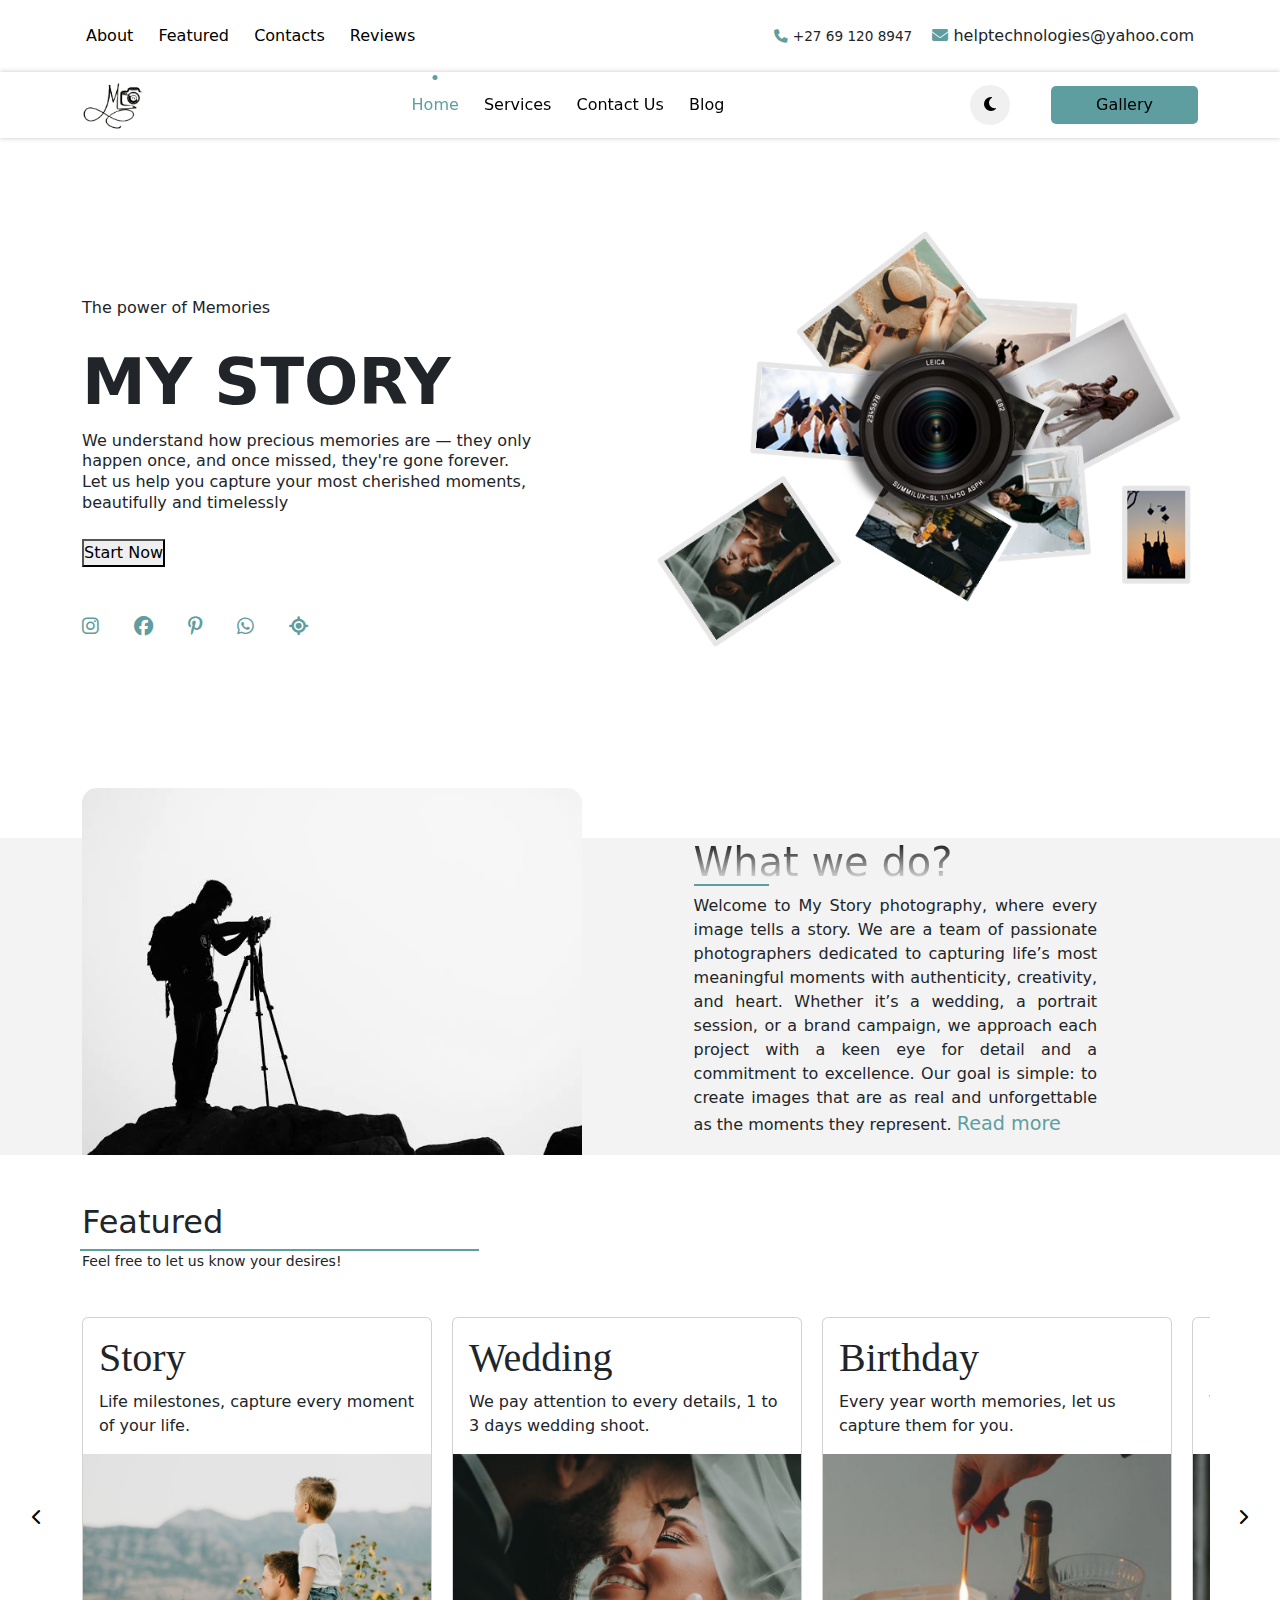
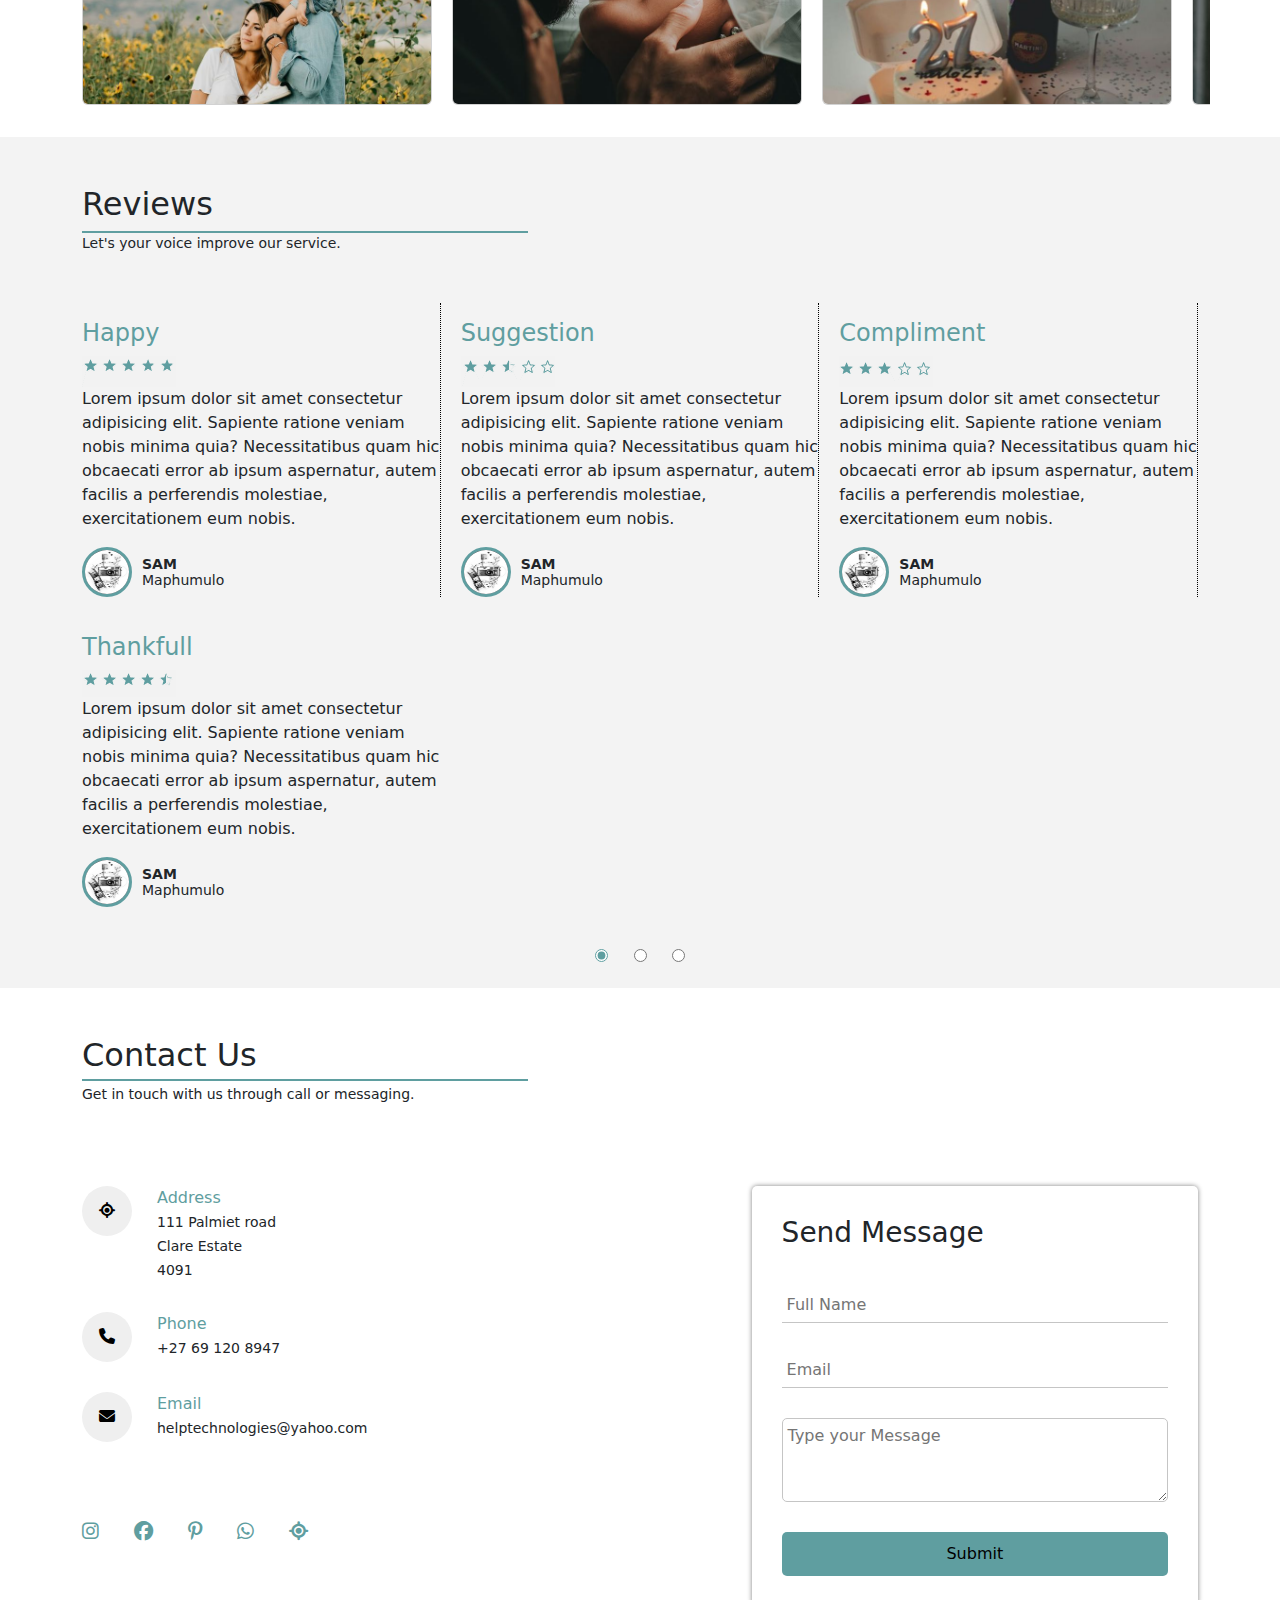
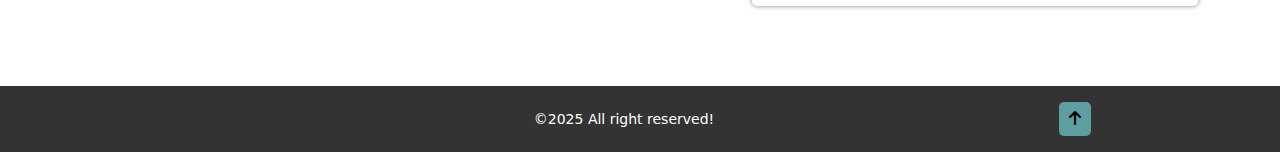
<file: index.html>
<!DOCTYPE html>
<html lang="en">
<head>
    <meta charset="UTF-8">
    <meta name="viewport" content="width=device-width, initial-scale=1.0">
    <title>My Story</title>
    <link rel="stylesheet" href="Styles/Style.css">
    <script src="Scripts/main.js" defer></script>
</head>
<body>

    <div class="Loading">
        <span></span>
    </div>

    <div class="navbar navbar-expand top-nav">
        <div class="container p-3">
            <div class="links">
                <a href="#About">About</a>
                <a href="#Featured">Featured</a>
                <a href="#Contacts">Contacts</a>
                <a href="#Reviews">Reviews</a>
            </div>
    
            <div class="contact">
                <span><i class="fa-solid fa-phone"></i> +27 69 120 8947</span>
                <span><i class="fa-solid fa-envelope"></i> helptechnologies@yahoo.com</span>
            </div>
        </div>
    </div>
    <header class="navbar navbar-expand-md">
        <div class="container">
            <i class="fa fa-bars"></i>
            <div>
                <img src="Images/IMG_7652.JPG" alt="">
            </div> 
            <nav>
                <a href="#" class="Active">Home</a>
                <a href="Pages/Services.html">Services</a>
                <a href="#">Contact Us</a>
                <a href="#">Blog</a>
            </nav>
            <div>
                <button class="mode">
                    <i class="fa-solid fa-moon"></i>
                </button>
               <a href="Pages/Gallery.html">
                    <button class="button">Gallery</button>
               </a>
            </div>  
        </div>
    </header>

    <!-- --------------------------------------------------------------------- -->
    <div class="mobile-nav">
        <nav>
            <a href="index.html" class="Active">Home</a>
            <a href="Pages/Services.html">Services</a>
            <a href="#">Contact Us</a>
            <a href="#">Blog</a>
            <a href="Pages/Gallery.html">Gallery</a>
        </nav>

        <div class="icons">
            <i class="fa-brands fa-instagram"></i>
            <i class="fa-brands fa-facebook"></i>
            <i class="fa-brands fa-pinterest-p"></i>
            <i class="fa-brands fa-whatsapp"></i>
            <i class="fa-solid fa-location-crosshairs"></i>
        </div>
    </div>
<!-- --------------------------------------------------------------------- -->

    <main>
        <div class="container">
            <div class="content">
                <p class="slogan">The power of Memories</p>
                <h1>My Story</h1>
                <p>We understand how precious memories are — they only happen once, and once missed, they're gone forever. Let us help you capture your most cherished moments, beautifully and timelessly</p>
    
                <a href="Pages/Book.html"><button>Start Now</button></a>
    
                <div class="icons">
                    <i class="fa-brands fa-instagram"></i>
                    <i class="fa-brands fa-facebook"></i>
                    <i class="fa-brands fa-pinterest-p"></i>
                    <i class="fa-brands fa-whatsapp"></i>
                    <i class="fa-solid fa-location-crosshairs"></i>
                </div>
            </div>
        
        
            <div class="graphic">
                <img src="Images/graphics.png" alt=""> 
            </div>
        </div>
    </main>

    <section class="section-one" id="About">
        <div class="container">
            <img src="Images/IMG_7520.JPG" alt="">
            <div class="content">
                <h1>What we do?</h1>
                <p>Welcome to My Story photography, where every image tells a story. We are a team of passionate photographers dedicated to capturing life’s most meaningful moments with authenticity, creativity, and heart. Whether it’s a wedding, a portrait session, or a brand campaign, we approach each project with a keen eye for detail and a commitment to excellence.
                   Our goal is simple: to create images that are as real and unforgettable as the moments they represent. <span>Read more</span></p>
            </div>
            <div class="mobile-content">
                <div class="option">
                    <input type="checkbox" id="check">
                    <label for="check">What we do?</label>
                    <div class="content">
                        <p>Welcome to My Story photography, where every image tells a story. We are a team of passionate photographers dedicated to capturing life’s most meaningful moments with authenticity, creativity, and heart. Whether it’s a wedding, a portrait session, or a brand campaign, we approach each project with a keen eye for detail and a commitment to excellence.
                   Our goal is simple: to create images that are as real and unforgettable as the moments they represent. <span>Read more</span></p>
                    </div>
                </div>
            </div>
        </div>
    </section>

    <div class="portfolio container pt-5 pb-4"  id="Featured">
        <h2>Featured</h2>
        <small>Feel free to let us know your desires!</small>
    </div>

    <div class="scroll-bar">
        <i class="fa-solid fa-chevron-right" onclick="scrollL()"></i>
        <i class="fa-solid fa-chevron-left" onclick="scrollR()"></i>
        <section class="container" id="card-slider">
            <div class="card">
                <div class="card-body">
                    <h1 class="card-title">Story</h1>
                    Life milestones, capture every moment of your life.
                </div>
                <div style="overflow: hidden;">
                    <img class="card-img-bottom" src="Images/11.jpg" height="250px">
                </div>
            </div>
    
            <div class="card">
                <div class="card-body">
                    <h1 class="card-title">Wedding</h1>
                    We pay attention to every details, 1 to 3 days wedding shoot.
                </div>
                <div style="overflow: hidden;">
                    <img class="card-img-bottom" src="Images/14.jpg" height="250px">
                </div>
            </div>
    
            <div class="card">
                <div class="card-body">
                    <h1 class="card-title">Birthday</h1>
                    Every year worth memories, let us capture them for you.
                </div>
                <div style="overflow: hidden;">
                    <img class="card-img-bottom" src="Images/2.jpg" height="250px">
                </div>
            </div>
    
            <div class="card">
                <div class="card-body">
                    <h1 class="card-title">Graduation</h1>
                    We care about your progression. take up to 50 photos.
                </div>
                <div style="overflow: hidden;">
                    <img class="card-img-bottom" src="Images/4.jpg" height="250px">
                </div>
            </div>
        </section>
    </div>

    <section class="Reviews pt-5 pb-5" id="Reviews">
        <div class="container">
            <div class="header">
                <h2>Reviews</h2>
                <small>Let's your voice improve our service.</small>
            </div>
            
            <div class="content mt-5">
                <div class="box">
                    <h4 class="mt-3">Happy</h4>
                    <img src="Images/5-star.png" alt="">
                    <p>Lorem ipsum dolor sit amet consectetur adipisicing elit. Sapiente ratione veniam nobis minima quia? Necessitatibus quam hic obcaecati error ab ipsum aspernatur, autem facilis a perferendis molestiae, exercitationem eum nobis.</p>

                    <div class="d-flex">
                        <img src="Images/IMG_7653.JPG">
                        <div class="text">
                            <small><b>SAM</b></small> <br>
                            <small>Maphumulo</small>
                        </div>
                    </div>
                </div>
                <div class="box">
                    <h4 class="mt-3">Suggestion</h4>
                    <img src="Images/2.5-star.png" alt="">
                    <p>Lorem ipsum dolor sit amet consectetur adipisicing elit. Sapiente ratione veniam nobis minima quia? Necessitatibus quam hic obcaecati error ab ipsum aspernatur, autem facilis a perferendis molestiae, exercitationem eum nobis.</p>

                    <div class="d-flex">
                        <img src="Images/IMG_7653.JPG">
                        <div class="text">
                            <small><b>SAM</b></small> <br>
                            <small>Maphumulo</small>
                        </div>
                    </div>
                </div>
                <div class="box">
                    <h4 class="mt-3">Compliment</h4>
                    <img src="Images/3-star.png" alt="">
                    <p>Lorem ipsum dolor sit amet consectetur adipisicing elit. Sapiente ratione veniam nobis minima quia? Necessitatibus quam hic obcaecati error ab ipsum aspernatur, autem facilis a perferendis molestiae, exercitationem eum nobis.</p>

                    <div class="d-flex">
                        <img src="Images/IMG_7653.JPG">
                        <div class="text">
                            <small><b>SAM</b></small> <br>
                            <small>Maphumulo</small>
                        </div>
                    </div>
                </div>
                <div class="box">
                    <h4 class="mt-3">Thankfull</h4>
                    <img src="Images/4.5-star.png" alt="">
                    <p>Lorem ipsum dolor sit amet consectetur adipisicing elit. Sapiente ratione veniam nobis minima quia? Necessitatibus quam hic obcaecati error ab ipsum aspernatur, autem facilis a perferendis molestiae, exercitationem eum nobis.</p>

                    <div class="d-flex">
                        <img src="Images/IMG_7653.JPG">
                        <div class="text">
                            <small><b>SAM</b></small> <br>
                            <small>Maphumulo</small>
                        </div>
                    </div>
                </div>
            </div>

            <div class="option-buttons">
                <div>
                    <input type="radio" name="radio" checked>
                    <input type="radio" name="radio">
                    <input type="radio" name="radio">
                </div>
            </div>
        </div>
    </section>

    <section class="contact-us" id="Contacts">
        <div class="container">
            <div class="header">
                <h2>Contact Us</h2>
                <small>Get in touch with us through call or messaging.</small>
            </div>
            
            <div class="contact">
                <div class="phone">
                    <div class="group">
                        <button><i class="fa-solid fa-location-crosshairs"></i></button>

                        <div>
                            <span>Address</span> <br>
                            <small>
                                111 Palmiet road <br>
                                Clare Estate <br>
                                4091
                            </small>
                        </div>
                    </div>

                    <div class="group">
                        <button><i class="fa-solid fa-phone"></i></i></button>

                        <div>
                            <span>Phone</span> <br>
                            <small>+27 69 120 8947</small>
                        </div>
                    </div>

                    <div class="group">
                        <button><i class="fa-solid fa-envelope"></i></button>

                        <div>
                            <span>Email</span> <br>
                            <small>helptechnologies@yahoo.com</small>
                        </div>
                    </div>

                    <div class="group">
                        <div class="icons">
                            <i class="fa-brands fa-instagram"></i>
                            <i class="fa-brands fa-facebook"></i>
                            <i class="fa-brands fa-pinterest-p"></i>
                            <i class="fa-brands fa-whatsapp"></i>
                            <i class="fa-solid fa-location-crosshairs"></i>
                        </div>
                    </div>
                </div>

                <form action="">
                    <h3>Send Message</h3>

                    <input type="text" name="First-name" placeholder="Full Name">
                    <input type="email" name="Email" placeholder="Email">
                    <textarea name="Message" placeholder="Type your Message" rows="3"></textarea>
                    <input type="submit">
                </form>
            </div>
        </div>
    </section>

    <footer class="p-3">
        <span></span>
        <small>&copy;2025 All right reserved!</small>
        <a href="#"><button><i class="fa fa-arrow-up"></i></button></a>
    </footer>
</body>
</html>
</file>
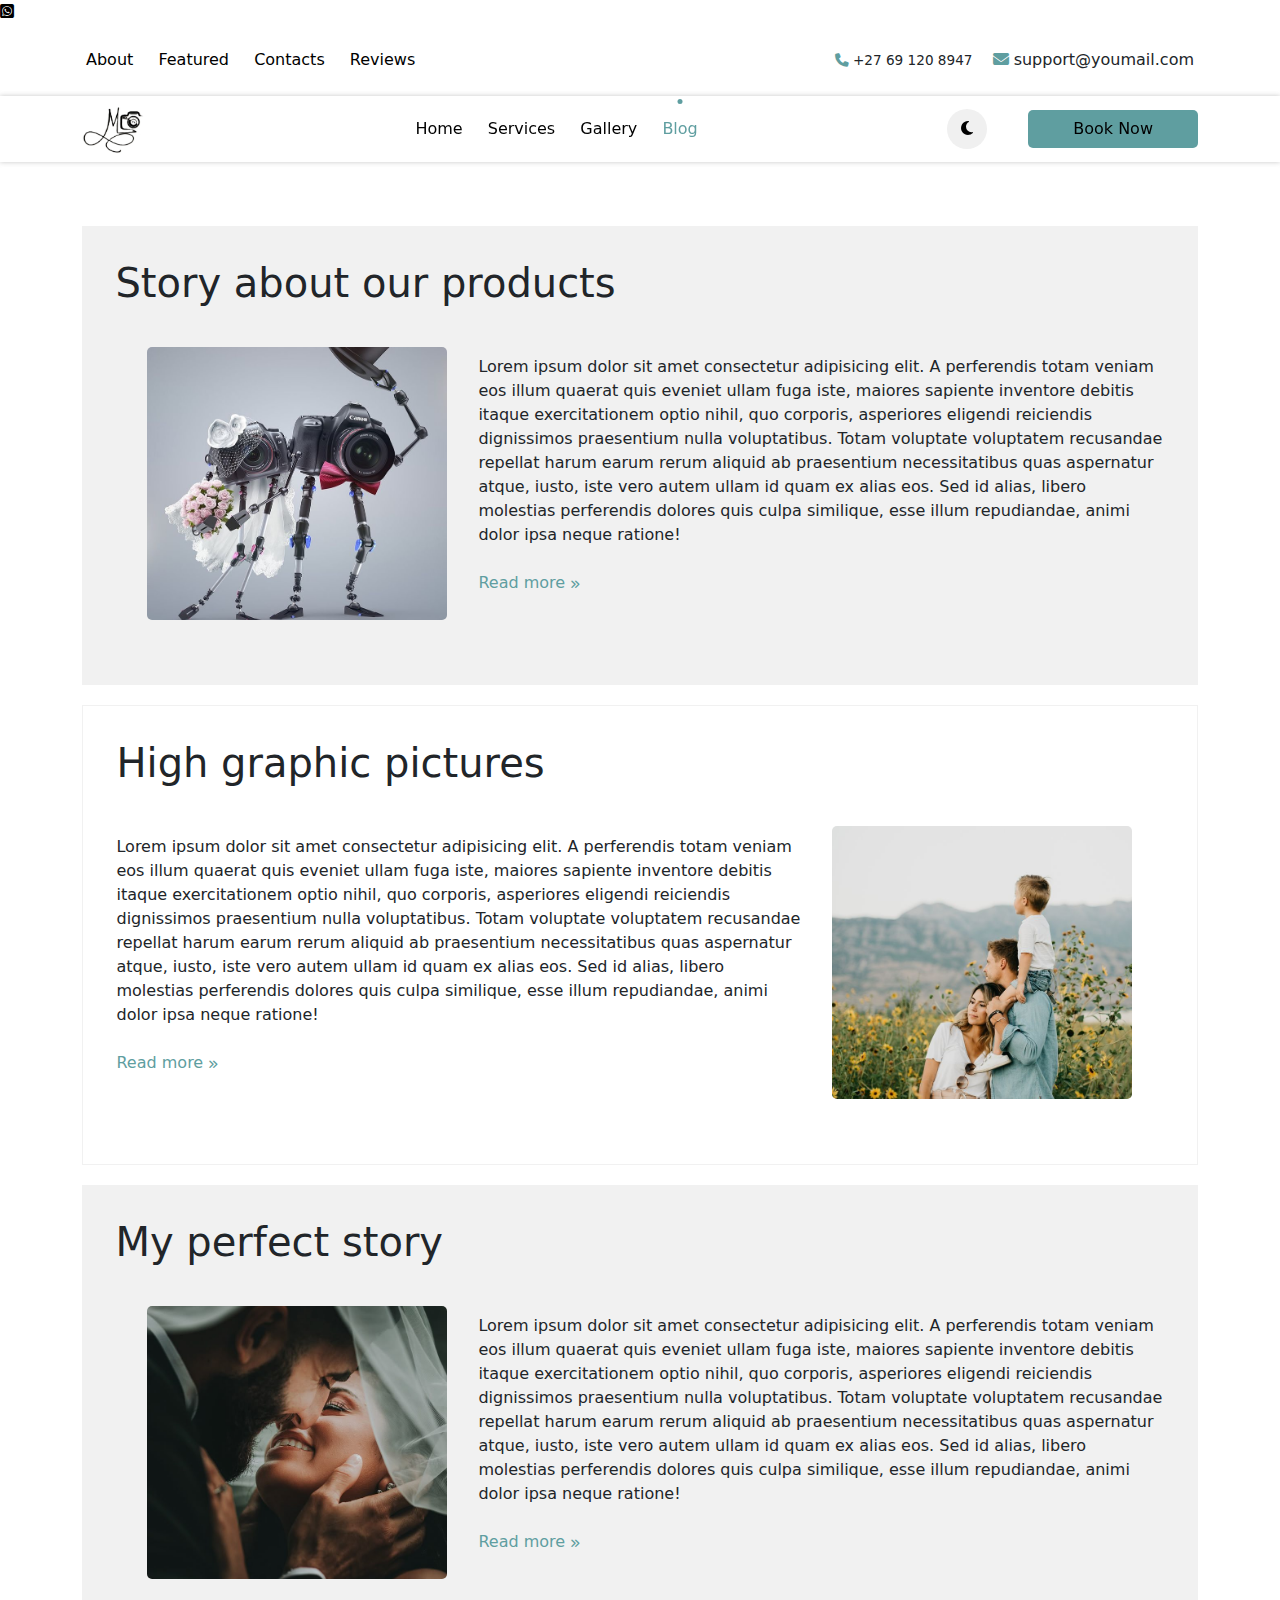
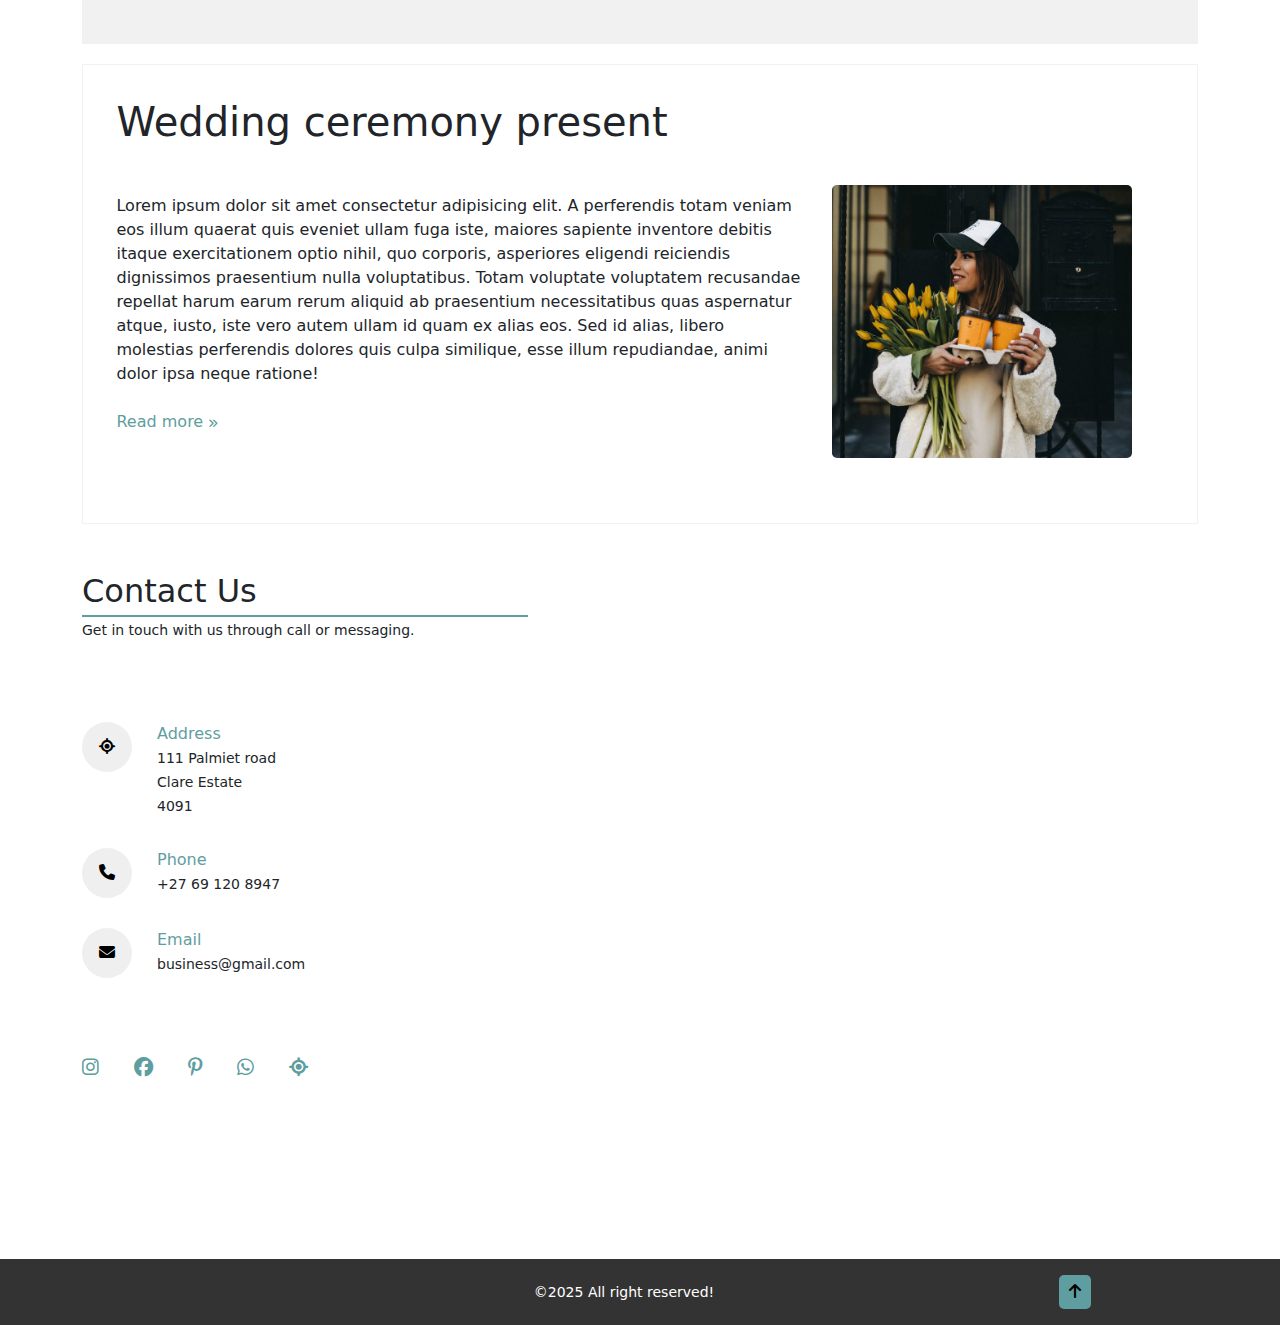
<file: Pages/blog.html>
<!DOCTYPE html>
<html lang="en">
<head>
    <meta charset="UTF-8">
    <meta name="viewport" content="width=device-width, initial-scale=1.0">
    <title>Blog</title>
    <link rel="stylesheet" href="../Styles/Style.css">
    <script src="../Scripts/main.js" defer></script>

    <style>
        .blog-content{
            display: flex;
            justify-content: space-around;
            align-items: center;
        }
        .blog-post img{
            width: 300px;
            aspect-ratio: 1.1;
            object-fit: cover;
            border-radius: 5px;
            margin: 3%;
        }

        .container.blog{
            display: grid;
            row-gap: 20px;
            margin-top: 5%;
        }

        .blog-post{
            padding: 3%;
        }

        .blog-content span{
            color: var(--Accent);
            cursor: pointer;
        }

        .blog-content i{
            color: var(--Accent);
            font-size: x-small;
        }
    </style>
</head>
<body>

     <a href="https://wa.me/+27691208947">
        <i id="whatsapp" class="fa-brands fa-square-whatsapp"></i>
    </a>

    <div class="Loading">
        <span></span>
    </div>

    <div class="navbar navbar-expand top-nav">
        <div class="container p-3">
            <div class="links">
                <a href="#About">About</a>
                <a href="#Featured">Featured</a>
                <a href="#Contacts">Contacts</a>
                <a href="#Reviews">Reviews</a>
            </div>
    
            <div class="contact">
                <span><i class="fa-solid fa-phone"></i> +27 69 120 8947</span>
                <span><i class="fa-solid fa-envelope"></i> support@youmail.com</span>
            </div>
        </div>
    </div>
    <header class="navbar navbar-expand-md">
        <div class="container">
            <i class="fa fa-bars"></i>
            <div>
                <img src="../Images/gallery/IMG_7652.JPG" alt="">
            </div> 
            <nav>
                <a href="../index.html">Home</a>
                <a href="./Services.html">Services</a>
                <a href="./Gallery.html">Gallery</a>
                <a href="blog.html" class="Active">Blog</a>
            </nav>
            <div>
                <button class="mode">
                    <i class="fa-solid fa-moon"></i>
                </button>
                <a href="./Book.html"><button class="button">Book Now</button></a>
            </div>  
        </div>
    </header>

    <!-- ---------------------------------------------------------- -->
    <div class="mobile-nav">
        <nav>
            <a href="../index.html">Home</a>
            <a href="./Services.html">Services</a>
            <a href="#">Blog</a>
            <a href="./Gallery.html">Gallery</a>
        </nav>

        <div class="icons">
            <i class="fa-brands fa-instagram"></i>
            <i class="fa-brands fa-facebook"></i>
            <i class="fa-brands fa-pinterest-p"></i>
            <i class="fa-brands fa-whatsapp"></i>
            <i class="fa-solid fa-location-crosshairs"></i>
        </div>
    </div>
    <!-- ---------------------------------------------------------- -->

    <section class="container blog">
        <div class="blog-post" style="background-color: rgb(241, 241, 241);">
            <h1>Story about our products</h1>
            <div class="blog-content">
                <img src="../Images/IMG_7521.JPG" alt="" >
                <p>Lorem ipsum dolor sit amet consectetur adipisicing elit. A perferendis totam veniam eos illum quaerat quis eveniet ullam fuga iste, maiores sapiente inventore debitis itaque exercitationem optio nihil, quo corporis, asperiores eligendi reiciendis dignissimos praesentium nulla voluptatibus. Totam voluptate voluptatem recusandae repellat harum earum rerum aliquid ab praesentium necessitatibus quas aspernatur atque, iusto, iste vero autem ullam id quam ex alias eos. Sed id alias, libero molestias perferendis dolores quis culpa similique, esse illum repudiandae, animi dolor ipsa neque ratione! <br><br> <span>Read more <i class="fa-solid fa-angles-right"></i></span></p>
            </div>
        </div>

        <div class="blog-post" style="border: 1px solid rgb(241, 241, 241);">
            <h1>High graphic pictures</h1>
            <div class="blog-content">
                <p>Lorem ipsum dolor sit amet consectetur adipisicing elit. A perferendis totam veniam eos illum quaerat quis eveniet ullam fuga iste, maiores sapiente inventore debitis itaque exercitationem optio nihil, quo corporis, asperiores eligendi reiciendis dignissimos praesentium nulla voluptatibus. Totam voluptate voluptatem recusandae repellat harum earum rerum aliquid ab praesentium necessitatibus quas aspernatur atque, iusto, iste vero autem ullam id quam ex alias eos. Sed id alias, libero molestias perferendis dolores quis culpa similique, esse illum repudiandae, animi dolor ipsa neque ratione!<br><br> <span>Read more <i class="fa-solid fa-angles-right"></i></span> </p>
                 <img src="../Images/11.jpg" alt="" >
            </div>
        </div>

        <div class="blog-post" style="background-color: rgb(241, 241, 241);">
            <h1>My perfect story</h1>
            <div class="blog-content">
                <img src="../Images/14.jpg" alt="" >
                <p>Lorem ipsum dolor sit amet consectetur adipisicing elit. A perferendis totam veniam eos illum quaerat quis eveniet ullam fuga iste, maiores sapiente inventore debitis itaque exercitationem optio nihil, quo corporis, asperiores eligendi reiciendis dignissimos praesentium nulla voluptatibus. Totam voluptate voluptatem recusandae repellat harum earum rerum aliquid ab praesentium necessitatibus quas aspernatur atque, iusto, iste vero autem ullam id quam ex alias eos. Sed id alias, libero molestias perferendis dolores quis culpa similique, esse illum repudiandae, animi dolor ipsa neque ratione!<br><br> <span>Read more <i class="fa-solid fa-angles-right"></i></span> </p>
            </div>
        </div>

        <div class="blog-post" style="border: 1px solid rgb(241, 241, 241);">
            <h1>Wedding ceremony present</h1>
            <div class="blog-content">
                <p>Lorem ipsum dolor sit amet consectetur adipisicing elit. A perferendis totam veniam eos illum quaerat quis eveniet ullam fuga iste, maiores sapiente inventore debitis itaque exercitationem optio nihil, quo corporis, asperiores eligendi reiciendis dignissimos praesentium nulla voluptatibus. Totam voluptate voluptatem recusandae repellat harum earum rerum aliquid ab praesentium necessitatibus quas aspernatur atque, iusto, iste vero autem ullam id quam ex alias eos. Sed id alias, libero molestias perferendis dolores quis culpa similique, esse illum repudiandae, animi dolor ipsa neque ratione!<br><br> <span>Read more <i class="fa-solid fa-angles-right"></i></span> </p>
                <img src="../Images/gallery/15.jpg" alt="" >
            </div>
      
    </section>

    <!-- ---------------------------------------------------------------------------- -->
    <section class="contact-us">
        <div class="container">
            <div class="header">
                <h2>Contact Us</h2>
                <small>Get in touch with us through call or messaging.</small>
            </div>

            <div class="contact">
                <div class="phone">
                    <div class="group">
                        <button><i class="fa-solid fa-location-crosshairs"></i></button>

                        <div>
                            <span>Address</span> <br>
                            <small>
                                111 Palmiet road <br>
                                Clare Estate <br>
                                4091
                            </small>
                        </div>
                    </div>

                    <div class="group">
                        <button><i class="fa-solid fa-phone"></i></i></button>

                        <div>
                            <span>Phone</span> <br>
                            <small>+27 69 120 8947</small>
                        </div>
                    </div>

                    <div class="group">
                        <button><i class="fa-solid fa-envelope"></i></button>

                        <div>
                            <span>Email</span> <br>
                            <small>business@gmail.com</small>
                        </div>
                    </div>

                    <div class="group">
                        <div class="icons">
                            <i class="fa-brands fa-instagram"></i>
                            <i class="fa-brands fa-facebook"></i>
                            <i class="fa-brands fa-pinterest-p"></i>
                            <i class="fa-brands fa-whatsapp"></i>
                            <i class="fa-solid fa-location-crosshairs"></i>
                        </div>
                    </div>
                </div>

               <div class="map">
                    <iframe src="https://www.google.com/maps/embed?pb=!1m18!1m12!1m3!1d3461.433038192953!2d30.969391975586618!3d-29.82291987503586!2m3!1f0!2f0!3f0!3m2!1i1024!2i768!4f13.1!3m3!1m2!1s0x1ef700c48cd837b3%3A0x9da502c4e70d4871!2s175%20Constantine%20Rd%2C%20Clare%20Hills%2C%20Durban%2C%204091!5e0!3m2!1sen!2sza!4v1765887555532!5m2!1sen!2sza" width="600" height="450" style="border:0;" allowfullscreen="" loading="lazy" referrerpolicy="no-referrer-when-downgrade"></iframe>
                </div>
            </div>
        </div>
    </section>

    <footer class="p-3">
        <span></span>
        <small>&copy;2025 All right reserved!</small>
        <a href="#"><button><i class="fa fa-arrow-up"></i></button></a>
    </footer>
</body>
</html>
</file>
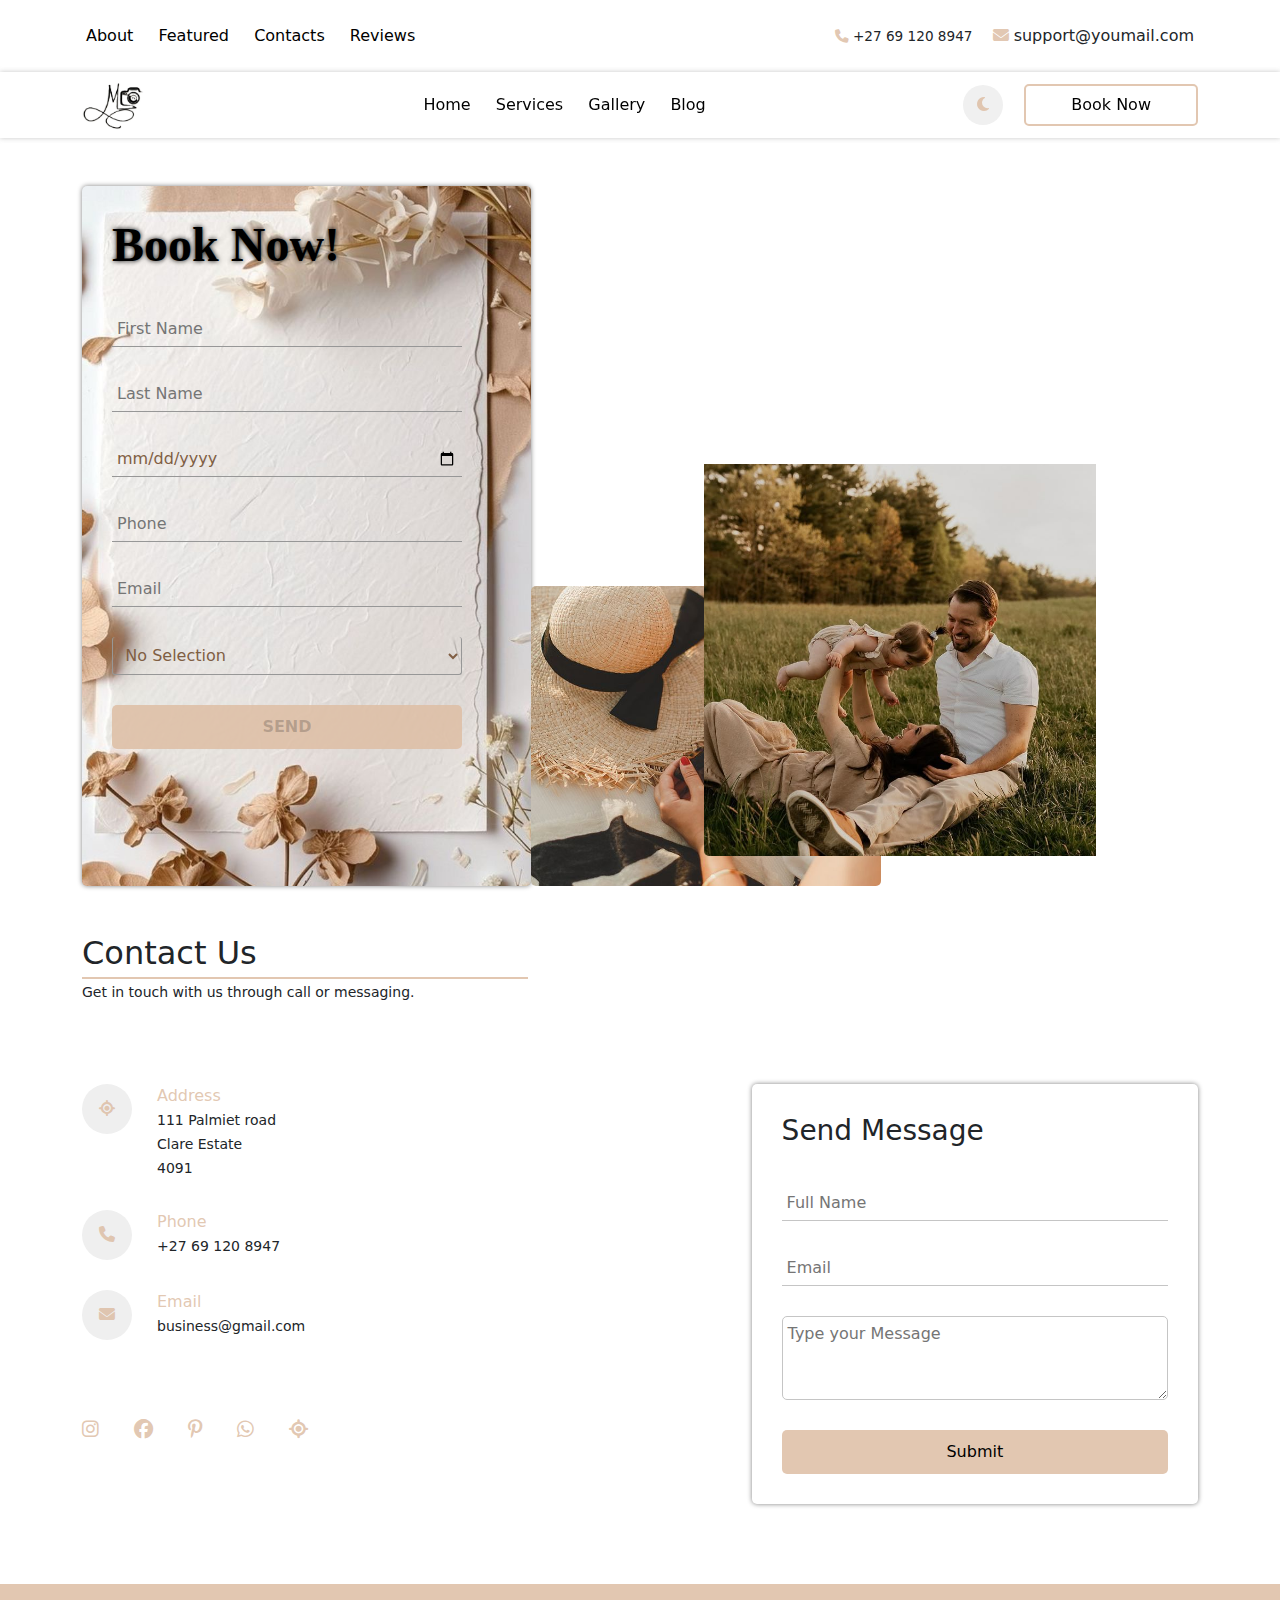
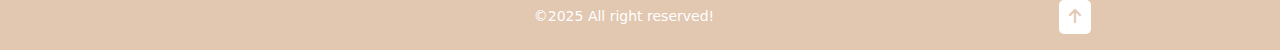
<file: Pages/Book.html>
<!DOCTYPE html>
<html lang="en">
<head>
    <meta charset="UTF-8">
    <meta name="viewport" content="width=device-width, initial-scale=1.0">
    <title>Booking</title>
    <link rel="stylesheet" href="../Styles/Style.css">
    <script src="../Scripts/main.js" defer></script>

    <style>
        :root{
            --color: #ddbea5dc;
        }

        .booking{
            margin-top: min(3em,5%);
            display: flex;
            justify-content: space-between;
        }
        .booking form{
            width: 500px;
            height: 700px;
            background-image: url(../Images/form.JPG);
            background-repeat: no-repeat;
            background-size: cover;
            background-position: center;
        }
        .booking h1{
            font-family: Edwardian Script ITC;
            font-weight: bold;
            font-size: 3rem;
            color: black;
            text-shadow: 0 0 5px black;
        }
        .booking input{
            color: #805e43;
            width: 90%;
            border-color: rgb(151, 151, 151);
        }
        input::placeholder{
            font-weight: lighter;
        }
        .booking input[type = submit]{
            background-color: var(--color);
            color: #02020233;
            font-weight: bold;
        }
        .booking input[type = submit]:active{
            background-color: var(--color);
        }
        select{
            padding: .52em;
            border: 1px solid rgb(151, 151, 151);
            outline: none;
            width: 90%;
            border-radius: 3px;
            background-color: transparent;
            color: #805e43;
            border-top: 0;
        }
        .Active{
            color: #805e43;
        }

        i{
            color: var(--color) !important;
        }

        .group span{
            color: var(--color);
        }

        .contact-us .header::after{
            content: '';
            position: absolute;
            width: 40%;
            height: 2px;
            bottom: 25px;
            left: 0;
            background-color: var(--color);
        }

       .button{
        background-color: transparent !important;
        border: 2px solid var(--color) !important;
       }

       .contact-us .contact form input[type = submit]{
        background-color: var(--color);
       }

       footer{
        background-color: var(--color);
       }

       footer button{
        background-color:#fff ;
       }
       .banner img{
        width: 350px;
        height: 300px;
        object-fit: cover;
        border-radius: 5px;
       }
       .banner img:first-child{
        width: 400px;
        height: 400px;
        position: relative;
        top: 50%;
        left: 50%;
        border-right: 8px solid #fff;
        border-top: 8px solid #fff;
        transform: translate(-40%,-20%);
       }
    </style>
</head>
<body>

    <div class="navbar navbar-expand top-nav">
        <div class="container p-3">
            <div class="links">
                <a href="#About">About</a>
                <a href="#Featured">Featured</a>
                <a href="#Contacts">Contacts</a>
                <a href="#Reviews">Reviews</a>
            </div>
    
            <div class="contact">
                <span><i class="fa-solid fa-phone"></i> +27 69 120 8947</span>
                <span><i class="fa-solid fa-envelope"></i> support@youmail.com</span>
            </div>
        </div>
    </div>
    <header class="navbar navbar-expand-md">
        <div class="container">
            <i class="fa fa-bars"></i>
            <div>
                <img src="../Images/gallery/IMG_7652.JPG" alt="">
            </div> 
            <nav>
                <a href="../index.html">Home</a>
                <a href="./Services.html">Services</a>
                <a href="Gallery.html">Gallery</a>
                <a href="#">Blog</a>
            </nav>
            <div>
                <button class="mode">
                    <i class="fa-solid fa-moon"></i>
                </button>
                <button class="button">Book Now</button>
            </div>  
        </div>
    </header>

    <!-- ---------------------------------------------------------- -->
    <div class="mobile-nav">
        <nav>
            <a href="../index.html" class="Active">Home</a>
            <a href="./Services.html">Services</a>
            <a href="#">Contact Us</a>
            <a href="#">Blog</a>
            <a href="./Gallery.html">Gallery</a>
        </nav>

        <div class="icons">
            <i class="fa-brands fa-instagram"></i>
            <i class="fa-brands fa-facebook"></i>
            <i class="fa-brands fa-pinterest-p"></i>
            <i class="fa-brands fa-whatsapp"></i>
            <i class="fa-solid fa-location-crosshairs"></i>
        </div>
    </div>
    <!-- ---------------------------------------------------------- -->

    <section class="container booking">
        <form action="">
            <h1>Book Now!</h1>
            <input type="text" name="Name" placeholder="First Name">
            <input type="text" name="lastName" placeholder="Last Name">
            <input type="date" name="date" placeholder="Schedule">
            <input type="number" name="phoneNumber" placeholder="Phone">
            <input type="email" name="email" placeholder="Email">
            <select name="Occasion" id="">
                <option value="">No Selection</option>
                <option value="">Wedding</option>
                <option value="">Birthday party</option>
                <option value="">Graduation</option>
                <option value="">Honeymoon</option>
                <option value="">Brand</option>
            </select>
            <input type="submit" value="SEND">
        </form>
        <div class="banner">
            <img src="../Images/gallery/3.jpg" alt="">
            <img src="../Images/gallery/7.jpg" alt="">
        </div>
    </section>

    <!-- ---------------------------------------------------------------------------- -->
    <section class="contact-us">
        <div class="container">
            <div class="header">
                <h2>Contact Us</h2>
                <small>Get in touch with us through call or messaging.</small>
            </div>

            <div class="contact">
                <div class="phone">
                    <div class="group">
                        <button><i class="fa-solid fa-location-crosshairs"></i></button>

                        <div>
                            <span>Address</span> <br>
                            <small>
                                111 Palmiet road <br>
                                Clare Estate <br>
                                4091
                            </small>
                        </div>
                    </div>

                    <div class="group">
                        <button><i class="fa-solid fa-phone"></i></i></button>

                        <div>
                            <span>Phone</span> <br>
                            <small>+27 69 120 8947</small>
                        </div>
                    </div>

                    <div class="group">
                        <button><i class="fa-solid fa-envelope"></i></button>

                        <div>
                            <span>Email</span> <br>
                            <small>business@gmail.com</small>
                        </div>
                    </div>

                    <div class="group">
                        <div class="icons">
                            <i class="fa-brands fa-instagram"></i>
                            <i class="fa-brands fa-facebook"></i>
                            <i class="fa-brands fa-pinterest-p"></i>
                            <i class="fa-brands fa-whatsapp"></i>
                            <i class="fa-solid fa-location-crosshairs"></i>
                        </div>
                    </div>
                </div>

                <form action="">
                    <h3>Send Message</h3>

                    <input type="text" name="First-name" placeholder="Full Name">
                    <input type="email" name="Email" placeholder="Email">
                    <textarea name="Message" placeholder="Type your Message" rows="3"></textarea>
                    <input type="submit">
                </form>
            </div>
        </div>
    </section>

    <footer class="p-3">
        <span></span>
        <small>&copy;2025 All right reserved!</small>
        <a href="#"><button><i class="fa fa-arrow-up"></i></button></a>
    </footer>
</body>
</html>
</file>
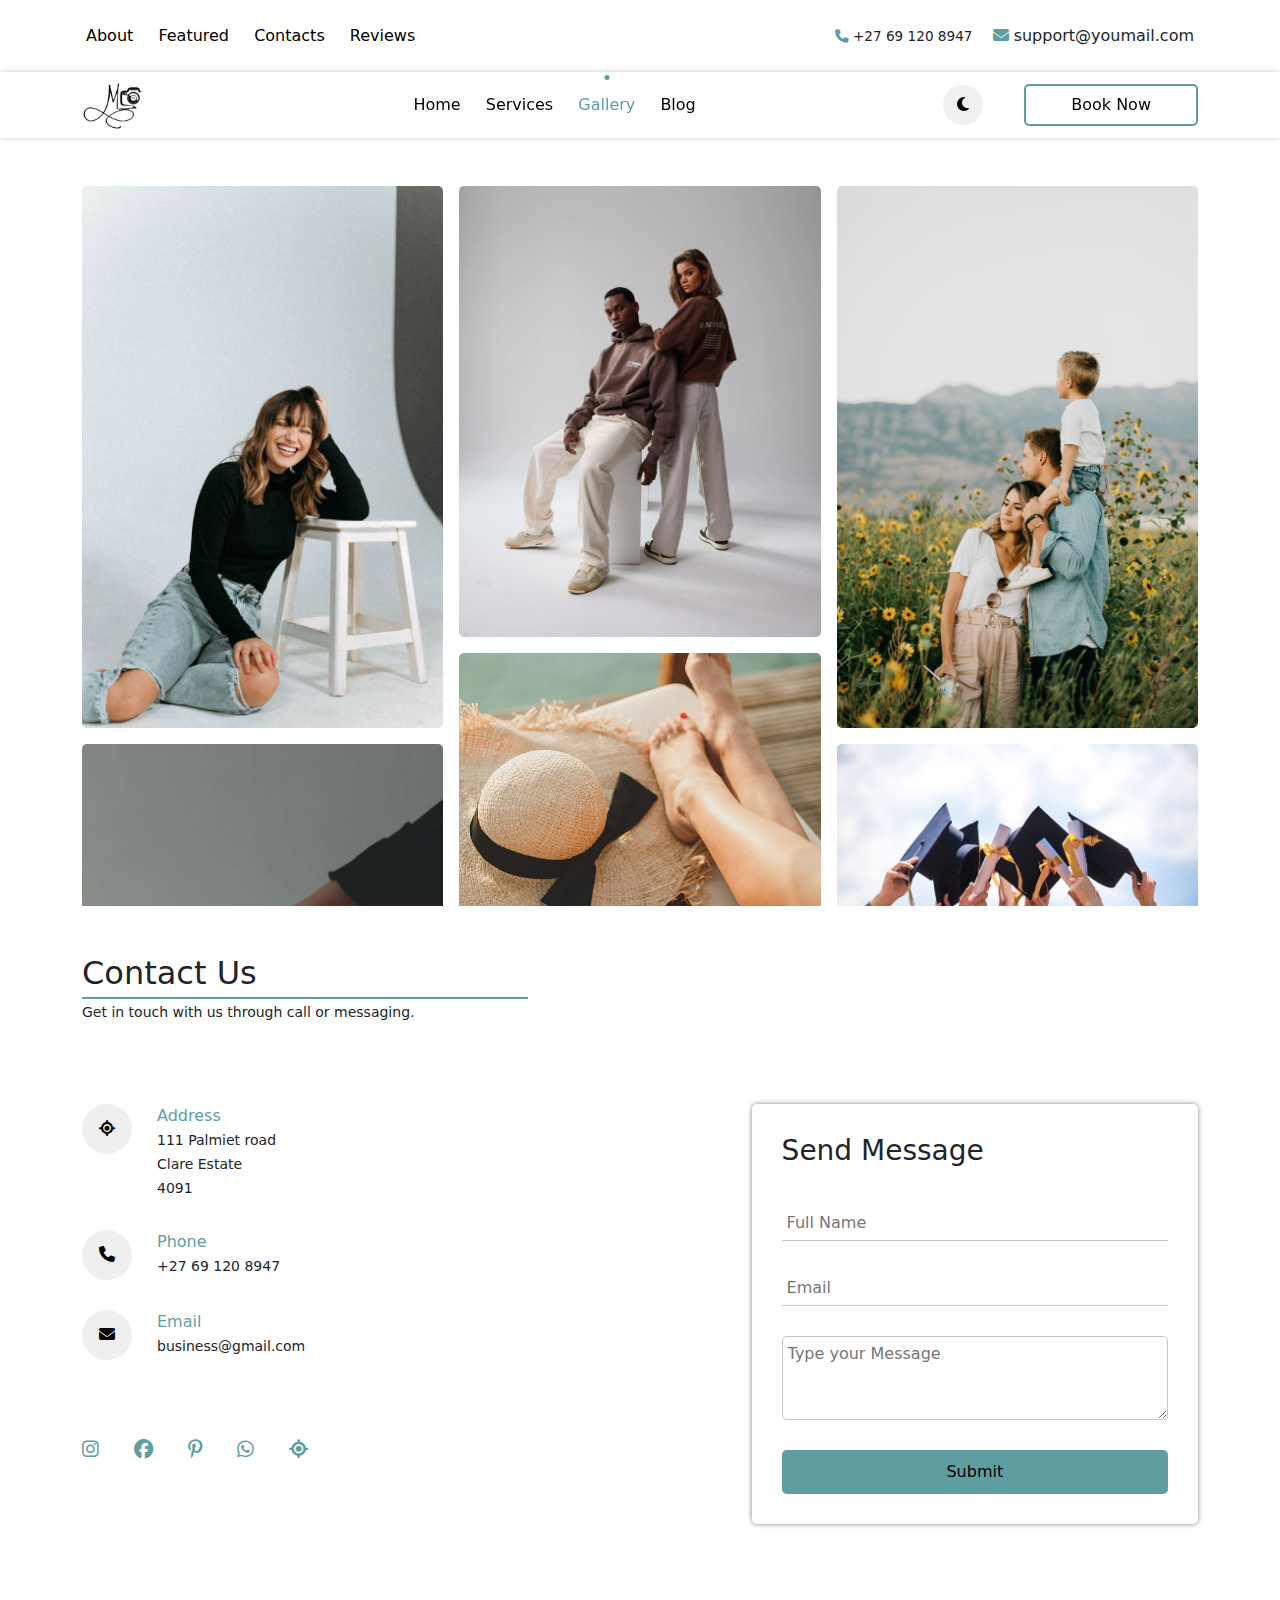
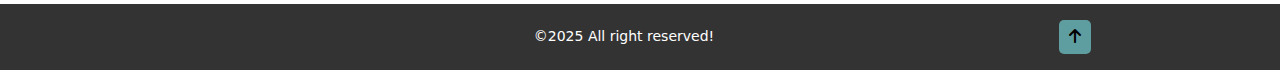
<file: Pages/Gallery.html>
<!DOCTYPE html>
<html lang="en">
<head>
    <meta charset="UTF-8">
    <meta name="viewport" content="width=device-width, initial-scale=1.0">
    <title>Gallery</title>
    <link rel="stylesheet" href="../Styles/Style.css">
    <script src="../Scripts/main.js" defer></script>

    <style>

        #Gallery img{
            margin-bottom: min(1em,5%);
            border-radius: 5px;
            width: 100%;
        }
        #Gallery .container{
            display: block;
            columns: 3;
            column-gap: min(1em,2%);
        }
        section::-webkit-scrollbar{
            display: none; 
        } 

    </style>
</head>
<body>

    <div class="Loading">
        <span></span>
    </div>

    <div class="navbar navbar-expand top-nav">
        <div class="container p-3">
            <div class="links">
                <a href="#About">About</a>
                <a href="#Featured">Featured</a>
                <a href="#Contacts">Contacts</a>
                <a href="#Reviews">Reviews</a>
            </div>
    
            <div class="contact">
                <span><i class="fa-solid fa-phone"></i> +27 69 120 8947</span>
                <span><i class="fa-solid fa-envelope"></i> support@youmail.com</span>
            </div>
        </div>
    </div>
    <header class="navbar navbar-expand-md">
        <div class="container">
            <i class="fa fa-bars"></i>
            <div>
                <img src="../Images/gallery/IMG_7652.JPG" alt="">
            </div> 
            <nav>
                <a href="../index.html">Home</a>
                <a href="./Services.html">Services</a>
                <a href="#" class="Active">Gallery</a>
                <a href="#">Blog</a>
            </nav>
            <div>
                <button class="mode">
                    <i class="fa-solid fa-moon"></i>
                </button>
                <a href="./Book.html"><button class="button" style="border:2px solid rgba(95, 158, 160); background-color: #ffffff;">Book Now</button></a>
            </div>  
        </div>
    </header>

    <!-- ---------------------------------------------------------- -->
    <div class="mobile-nav">
        <nav>
            <a href="index.html" class="Active">Home</a>
            <a href="./Services.html">Services</a>
            <a href="#">Contact Us</a>
            <a href="#">Blog</a>
            <a href="./Gallery.html">Gallery</a>
        </nav>

        <div class="icons">
            <i class="fa-brands fa-instagram"></i>
            <i class="fa-brands fa-facebook"></i>
            <i class="fa-brands fa-pinterest-p"></i>
            <i class="fa-brands fa-whatsapp"></i>
            <i class="fa-solid fa-location-crosshairs"></i>
        </div>
    </div>
     <!-- ---------------------------------------------------------- -->

    <section style="overflow-y: scroll; height: 80vh; margin-top: min(3em,6%);">
        <main id="Gallery">
            <div class="container">
                <img src="../Images/gallery/1.jpg" alt="">
                <img src="../Images/gallery/2.jpg" alt="">
                <img src="../Images/gallery/3.jpg" alt="">
                <img src="../Images/gallery/4.jpg" alt="">
                <img src="../Images/gallery/5.jpg" alt="">
                <img src="../Images/gallery/6.jpg" alt="">
                <img src="../Images/gallery/7.jpg" alt="">
                <img src="../Images/gallery/8.jpg" alt="">
                <img src="../Images/gallery/9.jpg" alt="">
                <img src="../Images/gallery/10.jpg" alt="">
                <img src="../Images/gallery/11.jpg" alt="">
                <img src="../Images/gallery/12.jpg" alt="">
                <img src="../Images/gallery/13.jpg" alt="">
                <img src="../Images/gallery/14.jpg" alt="">
                <img src="../Images/gallery/15.jpg" alt="">
                <img src="../Images/gallery/16.jpg" alt=""> 
            </div>
        </main>
    </section>

    <section class="contact-us">
        <div class="container">
            <div class="header">
                <h2>Contact Us</h2>
                <small>Get in touch with us through call or messaging.</small>
            </div>

            <div class="contact">
                <div class="phone">
                    <div class="group">
                        <button><i class="fa-solid fa-location-crosshairs"></i></button>

                        <div>
                            <span>Address</span> <br>
                            <small>
                                111 Palmiet road <br>
                                Clare Estate <br>
                                4091
                            </small>
                        </div>
                    </div>

                    <div class="group">
                        <button><i class="fa-solid fa-phone"></i></i></button>

                        <div>
                            <span>Phone</span> <br>
                            <small>+27 69 120 8947</small>
                        </div>
                    </div>

                    <div class="group">
                        <button><i class="fa-solid fa-envelope"></i></button>

                        <div>
                            <span>Email</span> <br>
                            <small>business@gmail.com</small>
                        </div>
                    </div>

                    <div class="group">
                        <div class="icons">
                            <i class="fa-brands fa-instagram"></i>
                            <i class="fa-brands fa-facebook"></i>
                            <i class="fa-brands fa-pinterest-p"></i>
                            <i class="fa-brands fa-whatsapp"></i>
                            <i class="fa-solid fa-location-crosshairs"></i>
                        </div>
                    </div>
                </div>

                <form action="">
                    <h3>Send Message</h3>

                    <input type="text" name="First-name" placeholder="Full Name">
                    <input type="email" name="Email" placeholder="Email">
                    <textarea name="Message" placeholder="Type your Message" rows="3"></textarea>
                    <input type="submit">
                </form>
            </div>
        </div>
    </section>

    <footer class="p-3">
        <span></span>
        <small>&copy;2025 All right reserved!</small>
        <a href="#"><button><i class="fa fa-arrow-up"></i></button></a>
    </footer>
</body>
</html>
</file>
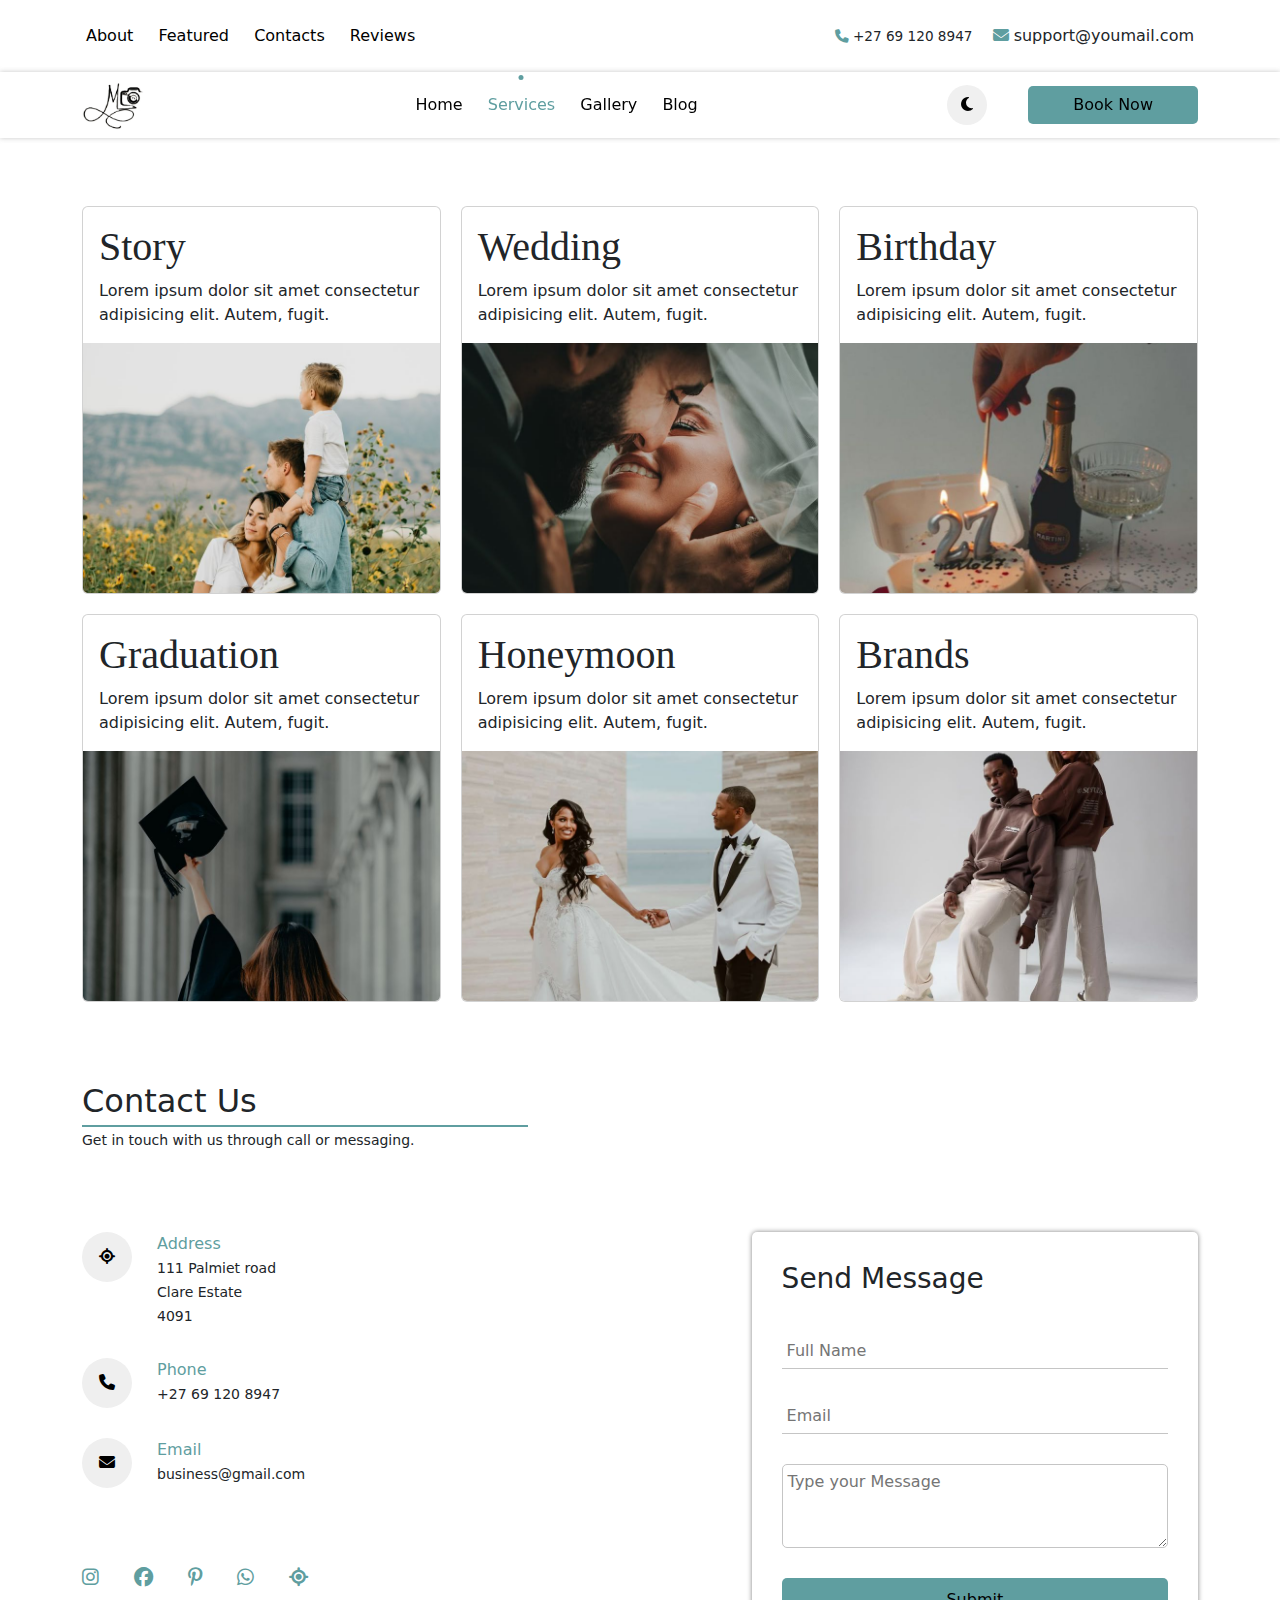
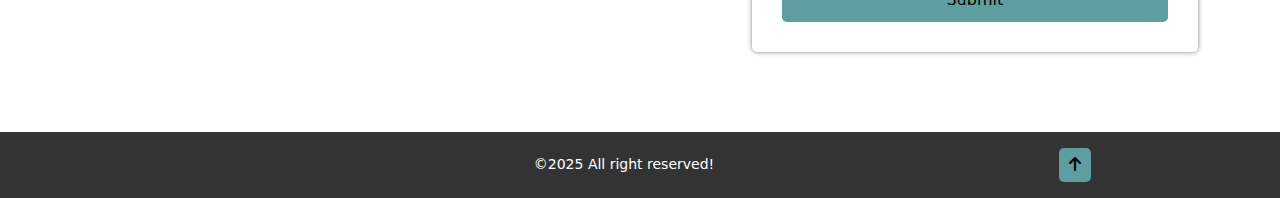
<file: Pages/Services.html>
<!DOCTYPE html>
<html lang="en">
<head>
    <meta charset="UTF-8">
    <meta name="viewport" content="width=device-width, initial-scale=1.0">
    <title>Services</title>
    <link rel="stylesheet" href="../Styles/Style.css">
    <script src="../Scripts/main.js" defer></script>

    <style>
        #card-slider .card{
            width: auto;
        }

        #card-slider{
            display: grid;
            grid-template-columns: repeat(auto-fit, minmax(350px, 1fr));
            justify-content: center;
        }
        #Services{
            margin-top: min(3em,5%);
        }

    </style>
</head>
<body>

    <div class="navbar navbar-expand top-nav">
        <div class="container p-3">
            <div class="links">
                <a href="#About">About</a>
                <a href="#Featured">Featured</a>
                <a href="#Contacts">Contacts</a>
                <a href="#Reviews">Reviews</a>
            </div>
    
            <div class="contact">
                <span><i class="fa-solid fa-phone"></i> +27 69 120 8947</span>
                <span><i class="fa-solid fa-envelope"></i> support@youmail.com</span>
            </div>
        </div>
    </div>
    <header class="navbar navbar-expand-md">
        <div class="container">
            <i class="fa fa-bars"></i>
            <div>
                <img src="../Images/gallery/IMG_7652.JPG" alt="">
            </div> 
            <nav>
                <a href="../index.html">Home</a>
                <a href="#" class="Active">Services</a>
                <a href="./Gallery.html">Gallery</a>
                <a href="#">Blog</a>
            </nav>
            <div>
                <button class="mode">
                    <i class="fa-solid fa-moon"></i>
                </button>
                <a href="./Book.html"><button class="button">Book Now</button></a>
            </div>  
        </div>
    </header>

    <!-- ---------------------------------------------------------- -->
    <div class="mobile-nav">
        <nav>
            <a href="index.html" class="Active">Home</a>
            <a href="Pages/Services.html">Services</a>
            <a href="#">Contact Us</a>
            <a href="#">Blog</a>
            <a href="Pages/Gallery.html">Gallery</a>
        </nav>

        <div class="icons">
            <i class="fa-brands fa-instagram"></i>
            <i class="fa-brands fa-facebook"></i>
            <i class="fa-brands fa-pinterest-p"></i>
            <i class="fa-brands fa-whatsapp"></i>
            <i class="fa-solid fa-location-crosshairs"></i>
        </div>
    </div>
    <!-- ---------------------------------------------------------- -->

    <div class="scroll-bar" id="Services">
        <section class="container" id="card-slider">
            <div class="card">
                <div class="card-body">
                    <h1 class="card-title">Story</h1>
                    Lorem ipsum dolor sit amet consectetur adipisicing elit. Autem, fugit.
                </div>
                <div style="overflow: hidden;">
                    <img class="card-img-bottom" src="../Images/11.jpg" height="250px">
                </div>
            </div>
    
            <div class="card">
                <div class="card-body">
                    <h1 class="card-title">Wedding</h1>
                    Lorem ipsum dolor sit amet consectetur adipisicing elit. Autem, fugit.
                </div>
                <div style="overflow: hidden;">
                    <img class="card-img-bottom" src="../Images/14.jpg" height="250px">
                </div>
            </div>
    
            <div class="card">
                <div class="card-body">
                    <h1 class="card-title">Birthday</h1>
                    Lorem ipsum dolor sit amet consectetur adipisicing elit. Autem, fugit.
                </div>
                <div style="overflow: hidden;">
                    <img class="card-img-bottom" src="../Images/2.jpg" height="250px">
                </div>
            </div>
    
            <div class="card">
                <div class="card-body">
                    <h1 class="card-title">Graduation</h1>
                    Lorem ipsum dolor sit amet consectetur adipisicing elit. Autem, fugit.
                </div>
                <div style="overflow: hidden;">
                    <img class="card-img-bottom" src="../Images/4.jpg" height="250px">
                </div>
            </div>

            <div class="card">
                <div class="card-body">
                    <h1 class="card-title">Honeymoon</h1>
                    Lorem ipsum dolor sit amet consectetur adipisicing elit. Autem, fugit.
                </div>
                <div style="overflow: hidden;">
                    <img class="card-img-bottom" src="../Images/gallery/5.jpg" height="250px">
                </div>
            </div>

            <div class="card">
                <div class="card-body">
                    <h1 class="card-title">Brands</h1>
                    Lorem ipsum dolor sit amet consectetur adipisicing elit. Autem, fugit.
                </div>
                <div style="overflow: hidden;">
                    <img class="card-img-bottom" src="../Images/gallery/6.jpg" height="250px">
                </div>
            </div>
        </section>
    </div>

    <!-- ---------------------------------------------------------------------------- -->
    <section class="contact-us">
        <div class="container">
            <div class="header">
                <h2>Contact Us</h2>
                <small>Get in touch with us through call or messaging.</small>
            </div>

            <div class="contact">
                <div class="phone">
                    <div class="group">
                        <button><i class="fa-solid fa-location-crosshairs"></i></button>

                        <div>
                            <span>Address</span> <br>
                            <small>
                                111 Palmiet road <br>
                                Clare Estate <br>
                                4091
                            </small>
                        </div>
                    </div>

                    <div class="group">
                        <button><i class="fa-solid fa-phone"></i></i></button>

                        <div>
                            <span>Phone</span> <br>
                            <small>+27 69 120 8947</small>
                        </div>
                    </div>

                    <div class="group">
                        <button><i class="fa-solid fa-envelope"></i></button>

                        <div>
                            <span>Email</span> <br>
                            <small>business@gmail.com</small>
                        </div>
                    </div>

                    <div class="group">
                        <div class="icons">
                            <i class="fa-brands fa-instagram"></i>
                            <i class="fa-brands fa-facebook"></i>
                            <i class="fa-brands fa-pinterest-p"></i>
                            <i class="fa-brands fa-whatsapp"></i>
                            <i class="fa-solid fa-location-crosshairs"></i>
                        </div>
                    </div>
                </div>

                <form action="">
                    <h3>Send Message</h3>

                    <input type="text" name="First-name" placeholder="Full Name">
                    <input type="email" name="Email" placeholder="Email">
                    <textarea name="Message" placeholder="Type your Message" rows="3"></textarea>
                    <input type="submit">
                </form>
            </div>
        </div>
    </section>

    <footer class="p-3">
        <span></span>
        <small>&copy;2025 All right reserved!</small>
        <a href="#"><button><i class="fa fa-arrow-up"></i></button></a>
    </footer>
</body>
</html>
</file>
<file: Styles/Style.css>
@import url(Responsive.css);
@import url(https://cdn.jsdelivr.net/npm/bootstrap@5.3.6/dist/css/bootstrap.min.css);
@import url(https://cdnjs.cloudflare.com/ajax/libs/font-awesome/6.7.2/css/all.min.css);

:root{
    --Accent: rgba(95, 158, 160);
    --Universal: #000000;

}

*{
    margin: 0;
    padding: 0;
    box-sizing: border-box;
    max-width: 100%;
    accent-color: var(--Accent);
}
body{
    overflow-x: hidden;
    background-color: white !important;
}

i{
    color:#000000;
}

.top-nav a{
    text-decoration: none;
    color: black;
    margin-right: 20px;
}

.top-nav span:nth-child(1){
    font-size: 0.85rem;
    margin-right: 15px;
}

.top-nav i{
    color: var(--Accent);
}

.top-nav a:hover{
    color: var(--Accent);
}

.top-nav span:hover{
    color: var(--Accent);
}

/* ------------------------------------------------------------------------------------------- */

header{
    background-color: #ffffff;
    box-shadow: 0 0 5px rgba(138, 138, 138, 0.473);
    backdrop-filter: blur(10px);
    z-index: 1000;
    position: sticky !important;
    top: 0;
}

header .fa-bars{
    display: none;
}

header a{
    margin-left: 20px;
    text-decoration: none;
    color: var(--Universal);
}
header .button{
    padding: 7px 45px;
    border: 0;
    background: var(--Accent);
    border-radius: 5px;
}

header button.mode{
    background-color: rgb(240, 240, 240);
    width: 40px;
    height: 40px;
    border-radius: 50%;
    margin-right: 1rem;
    border: none;
}

.navbar img{
    width: 4rem;
}

.navbar img + span{
    font-family: Parchment;
    font-size: 2.5rem;
    left: -15px;
    top: 2px;
    position: relative;
    color: var(--Accent);
}

.icons i{
    margin-top: 50px;
    margin-right: 30px;
    color: var(--Accent);
    cursor: pointer;
    transition: 100ms;
    font-size: 1.2rem;
}

.icons i:hover{
    color: #333;
    font-weight: bold;
    transform: scale(2.2) translateY(-5px);
}

header nav a{
    position: relative;
    padding: 20px 0;
}

.Active{
    color: var(--Accent);
}

.Active::before{
    content: '';
    position: absolute;
    top: 0;
    width: 5px;
    height: 5px;
    background-color: cadetblue;
    left: 50%;
    transform: translateX(-50%);
    border-radius: 50%;
}

/* ------------------------------------------------------------------------------------- */

main{
    min-height: calc(100dvh - 200px);
    display: flex;
}

main .container{
    display: flex;
}

main .slogan{
    position: relative;
}

main .slogan::after{
    content: '';
    position: absolute;
    height: 3px;
    width: 80px;
    background-color: var(--Accent);
    top: 30px;
    left: 50%;
    transform: translateX(-50%);
    border-radius: 15px;
    display: none;
}
main .content{
    margin-top: 10rem;
    z-index: 100;
    width: 60%;
}
    
main .content p{
    margin-bottom: 25px;
    line-height: 1.3rem;
    width: 80%;
}
    
main .content h1{
    font-family: Arial var(--Universal);
    text-transform: uppercase;
    font-size: 4rem;
    font-weight: bolder;
    margin: 10px 0;
}

main .graphic{
    display: flex;
    justify-content: center;
    align-items: center;
    position: relative;
    top: -50px;
}
    
main .content > button{
    padding: 15px 50px;
    border: 0;
    background: linear-gradient(rgba(95, 158, 160, 0.753), rgba(179, 177, 177, 0.644));
    border-radius: 25px;
}

/* -------------------------------------------------------------------------------------------------- */

.section-one{
    background-color: rgb(243, 243, 243);
}

.section-one .container{
    display: flex;
}
.section-one .container > .content{
    text-align: justify;
    margin-left: 10%;
}

.section-one p{
    width: 80%;
}
     
.section-one img{
    margin-top: -50px;
    max-width: 500px;
    border-radius: 15px 15px 0 0;
    transform: scaleX(-1);
    object-fit: cover;
}

.section-one span{
    color: var(--Accent);
    font-size: 1.2rem;
    cursor: pointer;
}

.section-one h1{
    position: relative;
    background:linear-gradient(#000,#fff);
    color: transparent;
    background-clip: text;
}

.section-one .content h1::after{
    content: '';
    position: absolute;
    width: 15%;
    height: 2px;
    background-color: var(--Accent);
    left: 0;
    bottom: 0;
}

.mobile-content{
    display: none;
}

.mobile-content input{
    display: none;
}

.mobile-content label{
    margin-top: 8%;
    margin-bottom: 4%;
    font-size: 2.5em;
    color: var(--Accent);
}

.mobile-content p{
    width: 100%;
}

.mobile-content .content{
    max-height: 0;
    overflow: hidden;
    transition: 500ms;
}

.mobile-content #check:checked ~ .content{
    max-height: 300px;
}

/* ----------------------------------------------------------------------------------------- */

.portfolio{
    position: relative;
}

.portfolio:after{
    content: '';
    position: absolute;
    background-color: var(--Accent);
    width: 35%;
    height: 2px;
    left: 10px;
}

.scroll-bar{
    position: relative;
    padding-bottom: 2rem;
}

.scroll-bar .fa-chevron-right{
    position: absolute;
    right: 2rem;
    top: 50%;
    transform: translateY(-50%);
    z-index: 100;
}

.scroll-bar .fa-chevron-left{
    position: absolute;
    left: 2rem;
    top: 50%;
    transform: translateY(-50%);
    z-index: 100;
}

.scroll-bar i:hover{
    color: var(--Accent);
    cursor: pointer;
}

.scroll-bar > .container{
    display: flex;
    gap: 20px;
    overflow-x: scroll;
    scroll-snap-type: x mandatory;
    scroll-behavior: smooth;
    padding-top: 20px;
}

.scroll-bar > .container img{
    object-fit: cover;
    transition: 1s;
}

.scroll-bar > .container h1{
    font-family: Edwardian Script ITC;
}

.scroll-bar .container::-webkit-scrollbar{
    display: none; 
} 

.card{
    transition: 500ms;
    flex-shrink: 0;
    width: 350px;
    scroll-snap-align: center;
}

.card:hover h1{
    color: var(--Accent);
}

.card:hover{
    transform: translateY(-15px);
    border-color: var(--Accent);
}

.card:hover img{
    transform: scale(2.2) rotate(45deg);
}

/* ------------------------------------------------------------------------------------------------ */

.Reviews{
    background-color:  rgb(243, 243, 243);
}

.Reviews .content{
    display: grid;
    gap: 20px;
    grid-template-columns: repeat(auto-fit, minmax(300px,1fr));
}

.Reviews .box:not(:last-child){
    border-right: 1px dotted black;
}

.Reviews .d-flex img{
    width: 50px;
    height: 50px;
    border-radius: 50%;
    background-color: #333;
    margin-right: 10px;
    border: 3px solid var(--Accent);
}
    
.Reviews h4{
    color: var(--Accent);
}

.Reviews .d-flex{
    line-height: 1rem;
    align-items: center;
}

.Reviews .header{
    position: relative;
}

.Reviews .container .header::after{
    content: '';
    position: absolute;
    background-color: var(--Accent);
    width: 40%;
    height: 2px;
    left: 0;
}

.option-buttons{
    display: flex;
    justify-content: center;
    align-items: center;
    position: relative;
    top: 2rem;
}
        
.option-buttons input{
    margin: 10px;
    accent-color: var(--Accent);
}

/* -------------------------------------------------------------------------------------- */

.contact-us .header{
    margin-top: 3rem;
    position: relative;
}

.contact-us .header::after{
    content: '';
    position: absolute;
    width: 40%;
    height: 2px;
    bottom: 25px;
    left: 0;
    background-color: var(--Accent);
}
.contact-us .contact{
    display: flex;
    justify-content: space-between;
    padding-top: min(5em,8%);
    padding-bottom: min(5em,8%);
}

.contact .phone{
    display: flex;
    flex-direction: column;
    gap: 30px;
}

.contact .phone button{
    border: 0;
    width: 50px;
    height: 50px;
    border-radius: 50%;
}

.contact .group{
    display: flex;
    gap: 25px;
}

.group span{
    color: var(--Accent);
}

.group span:last-child{
    position: relative;
    left: 20px;
}

form{
    background-color: rgb(255, 255, 255);
    box-shadow: 0 0 5px grey;
    padding: 30px;
    border-radius: 5px;
    display: flex;
    flex-direction: column;
    gap: 30px;
    width: 40%;
}

form input{
    border: none;
    border-bottom: 1px solid rgb(197, 197, 197);
    background-color: transparent;
    outline: none;
    padding: 5px;
}

textarea{
    background-color: transparent;
    border: 1px solid rgb(197, 197, 197);
    outline: none;
    border-radius: 5px;
    padding: 5px;
}

form input[type = submit]{
    border: none;
    background-color: var(--Accent);
    padding: 10px;
    border-radius: 5px;
}

/* ----------------------------------------------------------------------------------------------------- */

@keyframes animate {
    from{
        top: 0;
    }
    to{
        top: -5px;
    }
}
footer{
    background-color: #333;
    color: #ffffff;
    display: flex;
    justify-content: space-around;
    align-items: center;
}

footer button{
    padding: 5px 10px;
    border: none;
    border-radius: 5px;
    background-color: var(--Accent);
}

footer button:active{
    background-color:rgb(39, 78, 80);
}

footer i{
    position: relative;
    animation: 1s animate ease-in-out infinite;
}

footer :hover i{
    animation-play-state: paused;
}

/* ----------------------------------------------------------------------------------------------------------- */
.mobile-nav{
    position: fixed;
    z-index: 900;
    background-color: rgb(255, 255, 255);
    left: 0;
    right: 0;
    max-height: 0;
    display: none;
    overflow: hidden;
    transition: 300ms ease-in-out;
    box-shadow: 0 0 7px gray;
}

.mobile-nav nav{
    display: flex;
    flex-direction: column;
    gap: 20px;
}

.mobile-nav nav a{
    text-decoration: none;
    color: #333;
    border-bottom: 1px dotted gray;
}

.mobile-nav a:hover{
    color: var(--Accent);
    border-bottom-color: var(--Accent);
}

.mobile-nav.open{
    padding: 8%;
    max-height: 500px;
}
</file>
